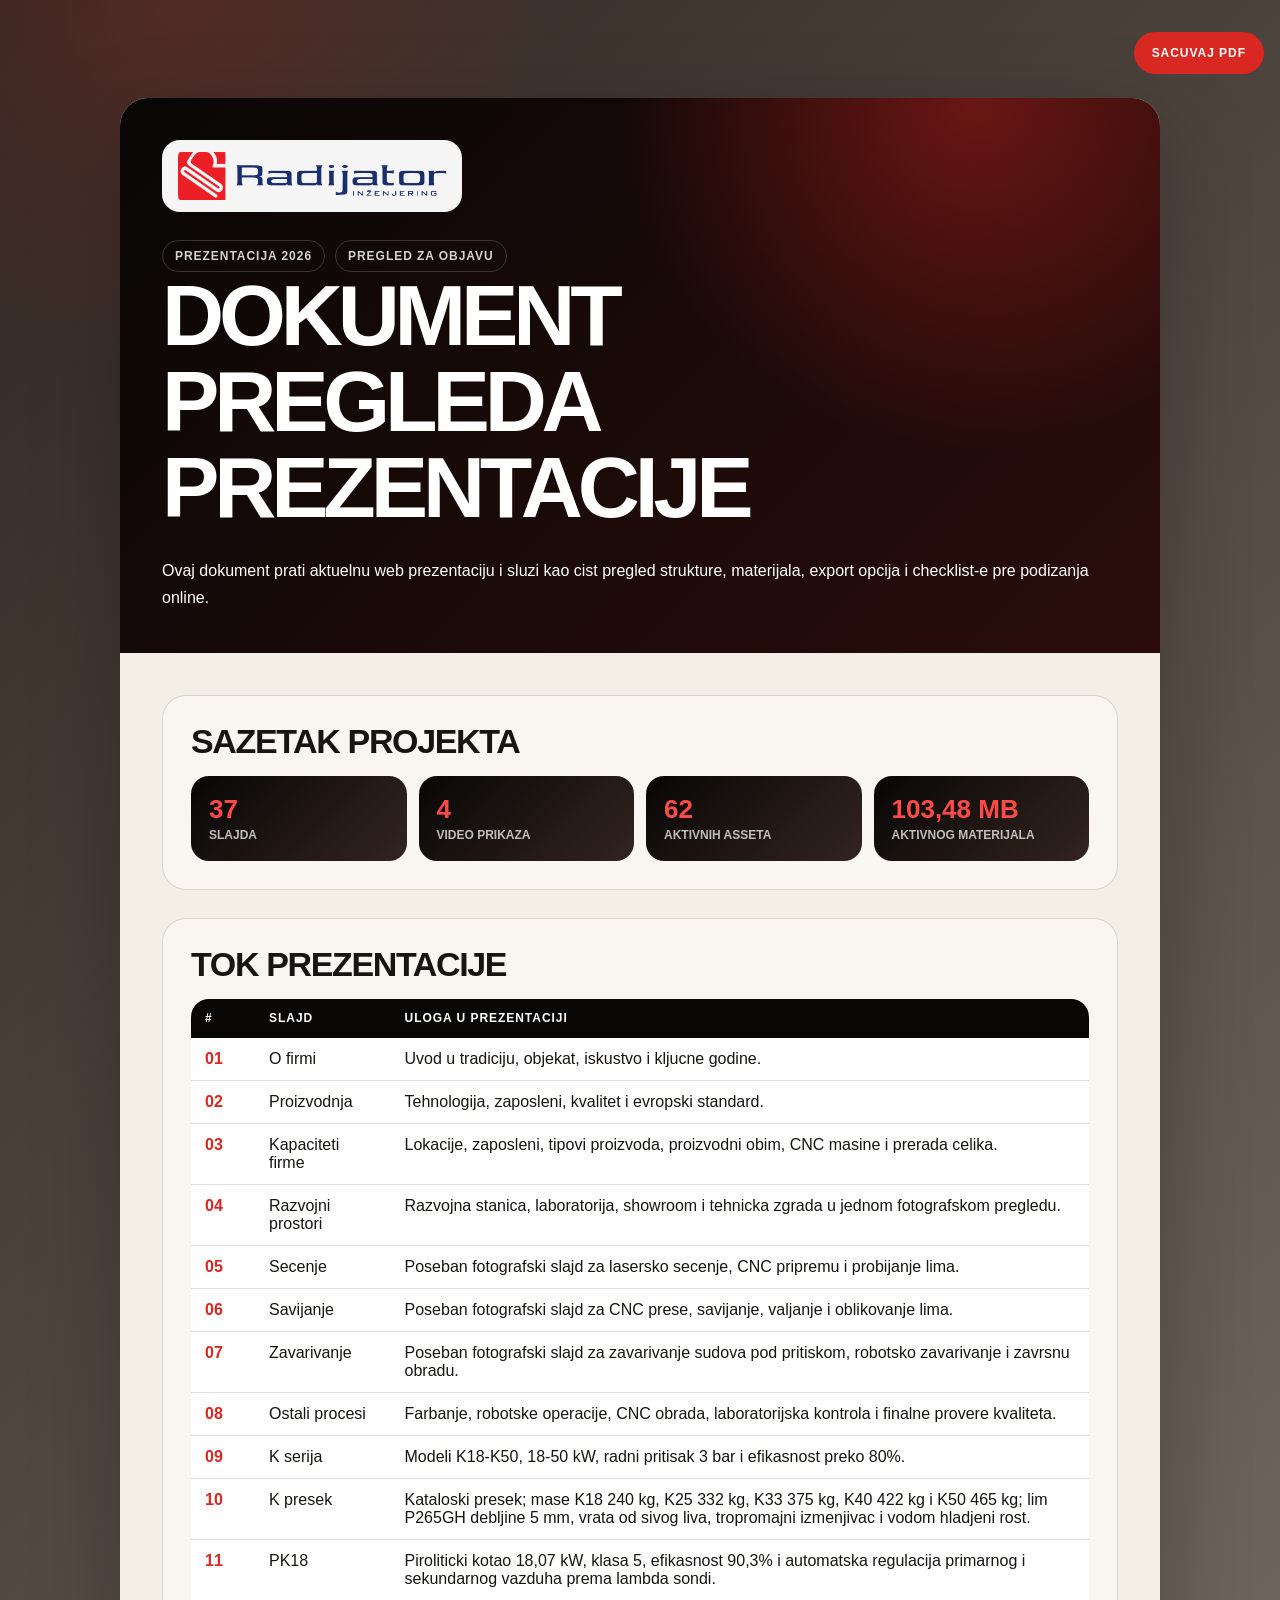
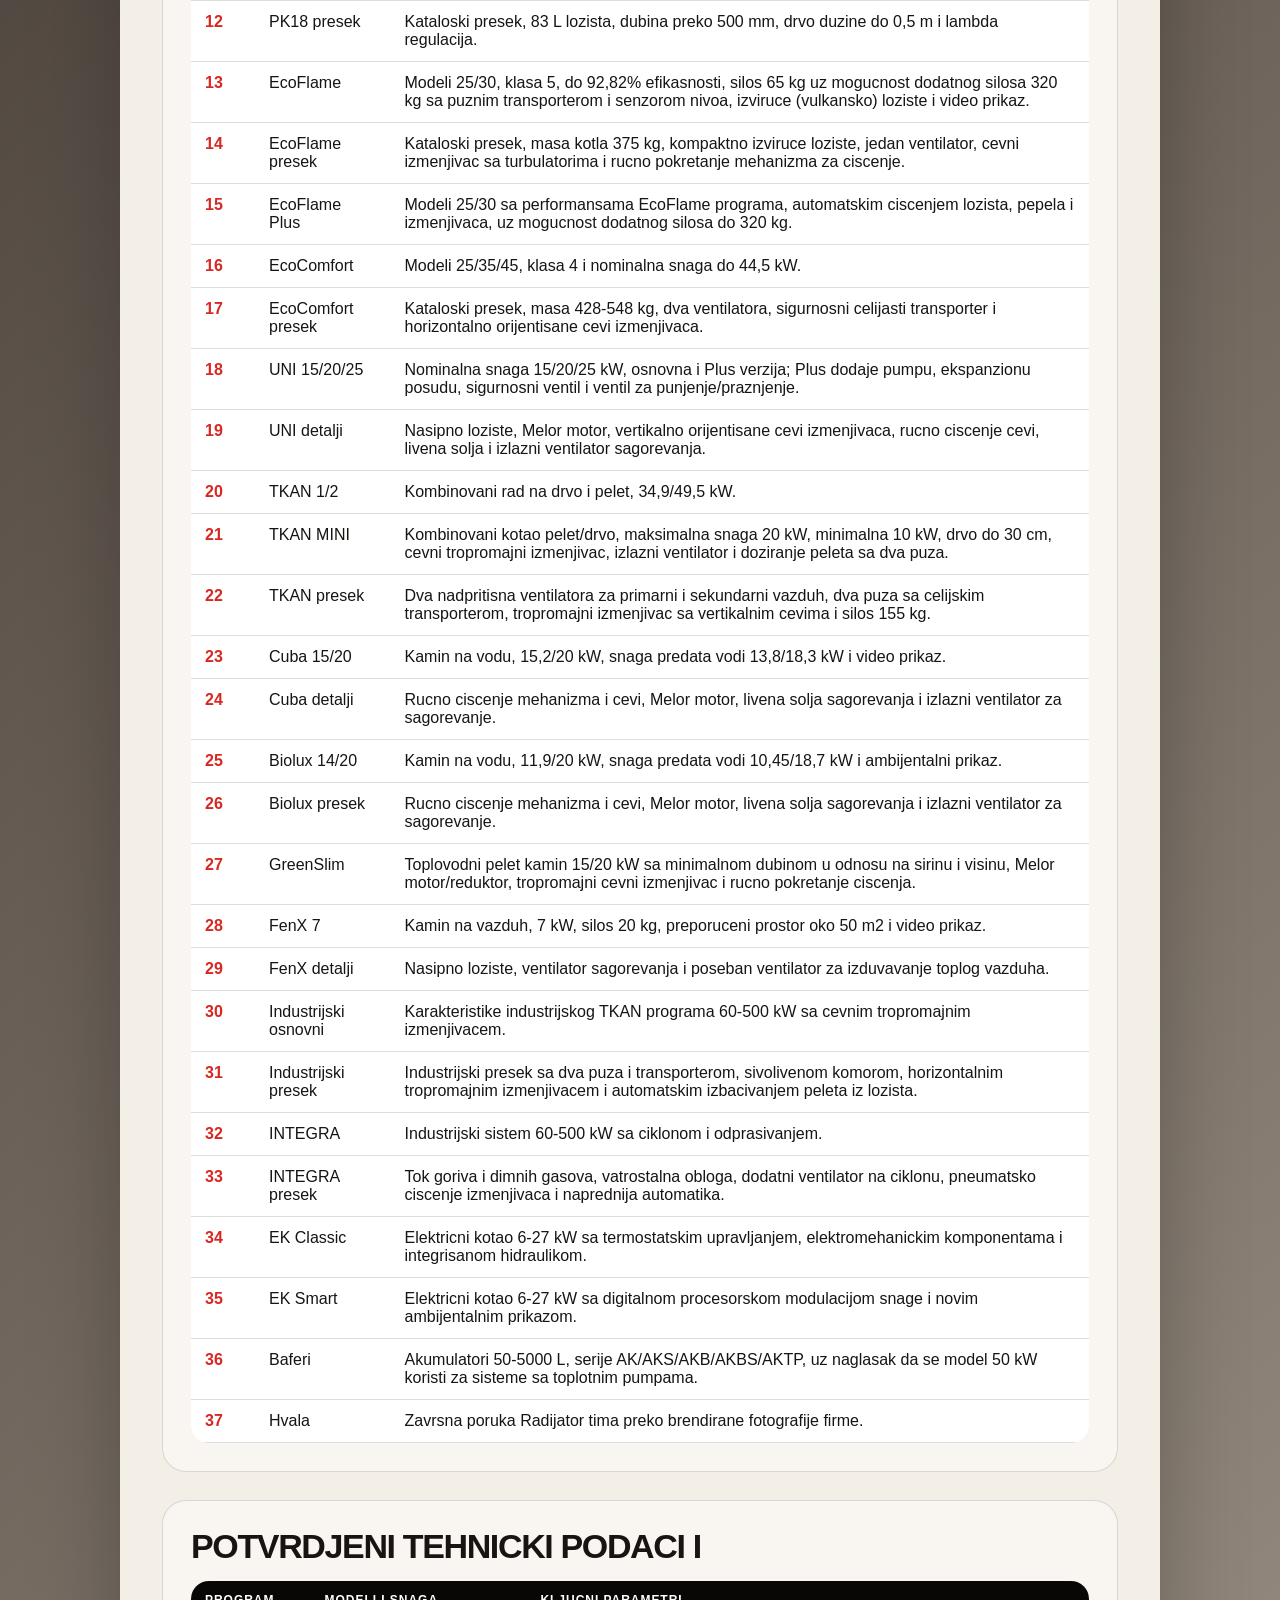
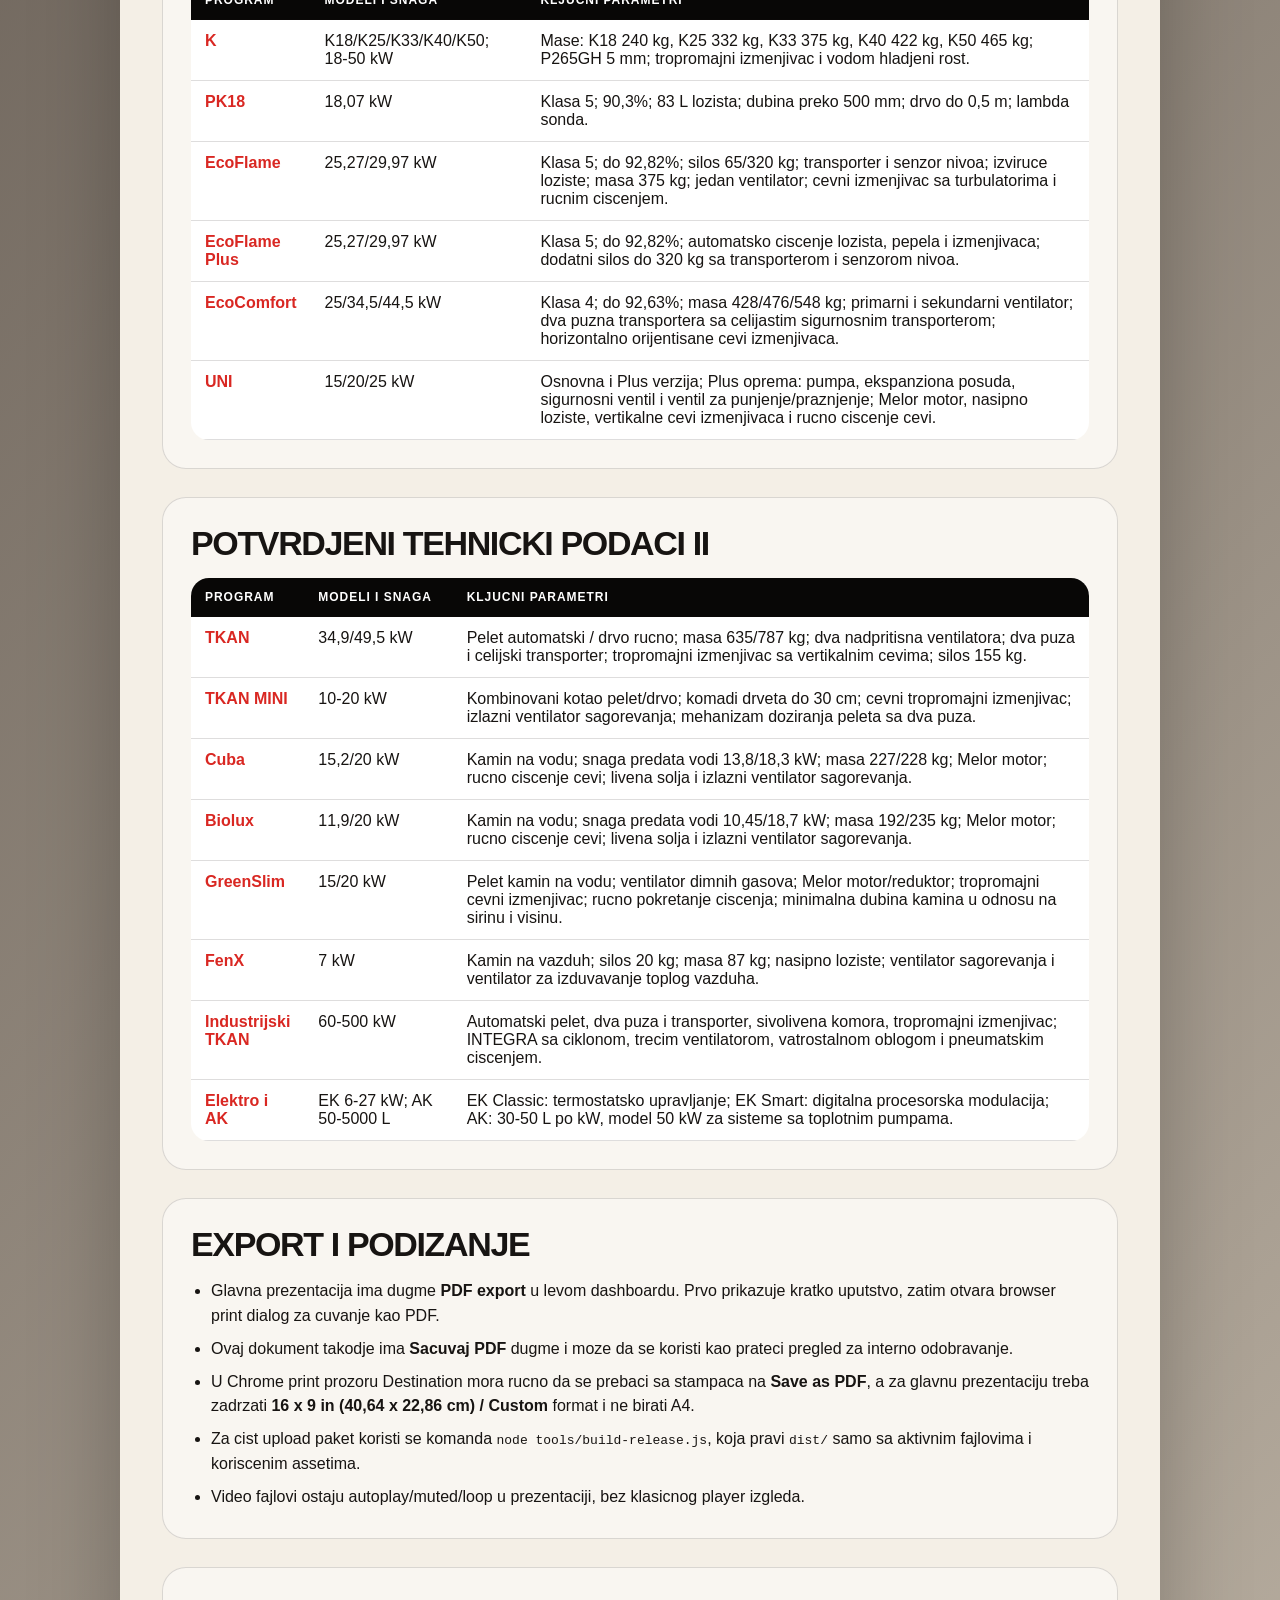
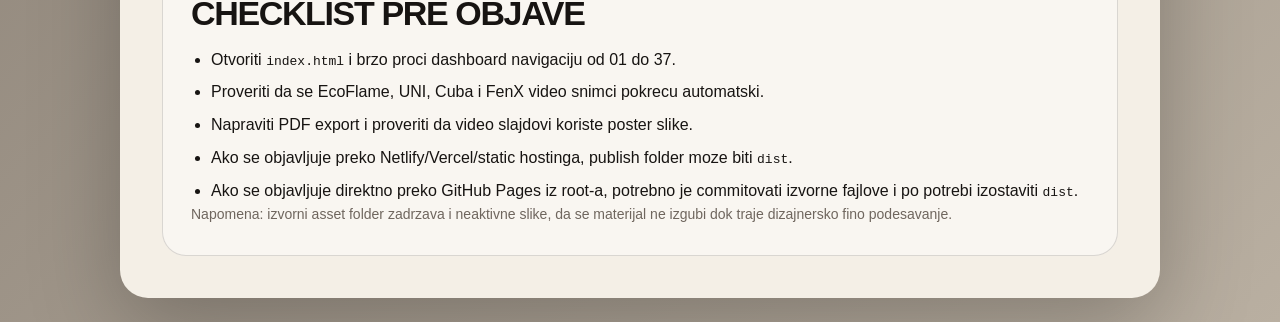
<file: exports/radijator-prezentacija-2026-dokument.html>
<!DOCTYPE html>
<html lang="sr">
  <head>
    <meta charset="UTF-8" />
    <meta name="viewport" content="width=device-width, initial-scale=1.0" />
    <title>Radijator Inzenjering | Dokument pregleda prezentacije 2026</title>
    <style>
      :root {
        --coal: #080706;
        --graphite: #171412;
        --paper: #f4efe6;
        --white: #ffffff;
        --red: #d92722;
        --muted: #6f665e;
        --line: rgba(23, 20, 18, 0.14);
      }

      * {
        box-sizing: border-box;
      }

      body {
        margin: 0;
        color: var(--graphite);
        font-family: Arial, Helvetica, sans-serif;
        background:
          radial-gradient(circle at 14% 0, rgba(217, 39, 34, 0.18), transparent 24rem),
          linear-gradient(135deg, #302722, #b9afa1);
      }

      .document {
        width: min(1040px, calc(100% - 32px));
        margin: 24px auto;
        overflow: hidden;
        border-radius: 28px;
        background: var(--paper);
        box-shadow: 0 28px 90px rgba(0, 0, 0, 0.26);
      }

      header {
        display: grid;
        gap: 28px;
        padding: 42px;
        color: var(--white);
        background:
          radial-gradient(circle at 82% 0, rgba(217, 39, 34, 0.42), transparent 22rem),
          linear-gradient(135deg, var(--coal), #2a0d0b);
      }

      header img {
        width: min(300px, 68vw);
        padding: 12px 16px;
        border-radius: 18px;
        background: rgba(255, 255, 255, 0.96);
      }

      h1,
      h2,
      h3 {
        margin: 0;
        line-height: 1;
      }

      h1 {
        max-width: 780px;
        font-size: clamp(42px, 8vw, 86px);
        text-transform: uppercase;
        letter-spacing: -0.06em;
      }

      h2 {
        margin-bottom: 18px;
        font-size: 34px;
        text-transform: uppercase;
        letter-spacing: -0.04em;
      }

      h3 {
        font-size: 18px;
        text-transform: uppercase;
      }

      p {
        margin: 0;
        line-height: 1.65;
      }

      .meta {
        display: flex;
        flex-wrap: wrap;
        gap: 10px;
      }

      .meta span,
      .pill {
        display: inline-flex;
        align-items: center;
        min-height: 32px;
        padding: 8px 12px;
        border: 1px solid rgba(255, 255, 255, 0.18);
        border-radius: 999px;
        color: rgba(255, 255, 255, 0.82);
        font-size: 12px;
        font-weight: 800;
        letter-spacing: 0.08em;
        text-transform: uppercase;
      }

      main {
        display: grid;
        gap: 28px;
        padding: 42px;
      }

      section {
        padding: 28px;
        border: 1px solid var(--line);
        border-radius: 24px;
        background: rgba(255, 255, 255, 0.46);
      }

      .facts {
        display: grid;
        grid-template-columns: repeat(4, 1fr);
        gap: 12px;
      }

      .facts article {
        padding: 18px;
        border-radius: 18px;
        color: var(--white);
        background: linear-gradient(135deg, var(--coal), #33241f);
      }

      .facts strong {
        display: block;
        color: #ff4b45;
        font-size: 26px;
      }

      .facts span {
        color: rgba(255, 255, 255, 0.72);
        font-size: 12px;
        font-weight: 700;
        text-transform: uppercase;
      }

      table {
        width: 100%;
        border-collapse: collapse;
        overflow: hidden;
        border-radius: 18px;
        background: var(--white);
      }

      th,
      td {
        padding: 12px 14px;
        border-bottom: 1px solid var(--line);
        text-align: left;
        vertical-align: top;
      }

      th {
        color: var(--white);
        background: var(--coal);
        font-size: 12px;
        letter-spacing: 0.08em;
        text-transform: uppercase;
      }

      td:first-child {
        width: 64px;
        color: var(--red);
        font-weight: 900;
      }

      ul {
        display: grid;
        gap: 8px;
        margin: 0;
        padding-left: 20px;
      }

      li {
        line-height: 1.55;
      }

      .actions {
        position: sticky;
        top: 16px;
        z-index: 5;
        display: flex;
        justify-content: flex-end;
        padding: 16px;
      }

      .actions button {
        min-height: 42px;
        padding: 0 18px;
        border: 0;
        border-radius: 999px;
        color: var(--white);
        background: var(--red);
        font-weight: 900;
        font-size: 12px;
        letter-spacing: 0.08em;
        text-transform: uppercase;
        cursor: pointer;
      }

      .note {
        color: var(--muted);
        font-size: 14px;
      }

      @page {
        size: A4;
        margin: 14mm;
      }

      @media screen and (max-width: 760px) {
        .document {
          width: 100%;
          margin: 0;
          border-radius: 0;
        }

        header,
        main {
          padding: 24px;
        }

        .facts {
          grid-template-columns: 1fr 1fr;
        }
      }

      @media print {
        body {
          background: var(--white);
          print-color-adjust: exact;
          -webkit-print-color-adjust: exact;
        }

        .document {
          width: 100%;
          margin: 0;
          border-radius: 0;
          box-shadow: none;
        }

        .actions {
          display: none;
        }

        section {
          break-inside: avoid;
        }
      }
    </style>
  </head>
  <body>
    <div class="actions"><button type="button" onclick="window.print()">Sacuvaj PDF</button></div>
    <article class="document">
      <header>
        <img src="../assets/images/radijator-logo-transparent.png" alt="Radijator Inzenjering" />
        <div>
          <div class="meta">
            <span>Prezentacija 2026</span>
            <span>Pregled za objavu</span>
          </div>
          <h1>Dokument pregleda prezentacije</h1>
        </div>
        <p>Ovaj dokument prati aktuelnu web prezentaciju i sluzi kao cist pregled strukture, materijala, export opcija i checklist-e pre podizanja online.</p>
      </header>

      <main>
        <section>
          <h2>Sazetak projekta</h2>
          <div class="facts">
            <article><strong>37</strong><span>slajda</span></article>
            <article><strong>4</strong><span>video prikaza</span></article>
            <article><strong>62</strong><span>aktivnih asseta</span></article>
            <article><strong>103,48 MB</strong><span>aktivnog materijala</span></article>
          </div>
        </section>

        <section>
          <h2>Tok prezentacije</h2>
          <table>
            <thead>
              <tr><th>#</th><th>Slajd</th><th>Uloga u prezentaciji</th></tr>
            </thead>
            <tbody>
              <tr><td>01</td><td>O firmi</td><td>Uvod u tradiciju, objekat, iskustvo i kljucne godine.</td></tr>
              <tr><td>02</td><td>Proizvodnja</td><td>Tehnologija, zaposleni, kvalitet i evropski standard.</td></tr>
              <tr><td>03</td><td>Kapaciteti firme</td><td>Lokacije, zaposleni, tipovi proizvoda, proizvodni obim, CNC masine i prerada celika.</td></tr>
              <tr><td>04</td><td>Razvojni prostori</td><td>Razvojna stanica, laboratorija, showroom i tehnicka zgrada u jednom fotografskom pregledu.</td></tr>
              <tr><td>05</td><td>Secenje</td><td>Poseban fotografski slajd za lasersko secenje, CNC pripremu i probijanje lima.</td></tr>
              <tr><td>06</td><td>Savijanje</td><td>Poseban fotografski slajd za CNC prese, savijanje, valjanje i oblikovanje lima.</td></tr>
              <tr><td>07</td><td>Zavarivanje</td><td>Poseban fotografski slajd za zavarivanje sudova pod pritiskom, robotsko zavarivanje i zavrsnu obradu.</td></tr>
              <tr><td>08</td><td>Ostali procesi</td><td>Farbanje, robotske operacije, CNC obrada, laboratorijska kontrola i finalne provere kvaliteta.</td></tr>
              <tr><td>09</td><td>K serija</td><td>Modeli K18-K50, 18-50 kW, radni pritisak 3 bar i efikasnost preko 80%.</td></tr>
              <tr><td>10</td><td>K presek</td><td>Kataloski presek; mase K18 240 kg, K25 332 kg, K33 375 kg, K40 422 kg i K50 465 kg; lim P265GH debljine 5 mm, vrata od sivog liva, tropromajni izmenjivac i vodom hladjeni rost.</td></tr>
              <tr><td>11</td><td>PK18</td><td>Piroliticki kotao 18,07 kW, klasa 5, efikasnost 90,3% i automatska regulacija primarnog i sekundarnog vazduha prema lambda sondi.</td></tr>
              <tr><td>12</td><td>PK18 presek</td><td>Kataloski presek, 83 L lozista, dubina preko 500 mm, drvo duzine do 0,5 m i lambda regulacija.</td></tr>
              <tr><td>13</td><td>EcoFlame</td><td>Modeli 25/30, klasa 5, do 92,82% efikasnosti, silos 65 kg uz mogucnost dodatnog silosa 320 kg sa puznim transporterom i senzorom nivoa, izviruce (vulkansko) loziste i video prikaz.</td></tr>
              <tr><td>14</td><td>EcoFlame presek</td><td>Kataloski presek, masa kotla 375 kg, kompaktno izviruce loziste, jedan ventilator, cevni izmenjivac sa turbulatorima i rucno pokretanje mehanizma za ciscenje.</td></tr>
              <tr><td>15</td><td>EcoFlame Plus</td><td>Modeli 25/30 sa performansama EcoFlame programa, automatskim ciscenjem lozista, pepela i izmenjivaca, uz mogucnost dodatnog silosa do 320 kg.</td></tr>
              <tr><td>16</td><td>EcoComfort</td><td>Modeli 25/35/45, klasa 4 i nominalna snaga do 44,5 kW.</td></tr>
              <tr><td>17</td><td>EcoComfort presek</td><td>Kataloski presek, masa 428-548 kg, dva ventilatora, sigurnosni celijasti transporter i horizontalno orijentisane cevi izmenjivaca.</td></tr>
              <tr><td>18</td><td>UNI 15/20/25</td><td>Nominalna snaga 15/20/25 kW, osnovna i Plus verzija; Plus dodaje pumpu, ekspanzionu posudu, sigurnosni ventil i ventil za punjenje/praznjenje.</td></tr>
              <tr><td>19</td><td>UNI detalji</td><td>Nasipno loziste, Melor motor, vertikalno orijentisane cevi izmenjivaca, rucno ciscenje cevi, livena solja i izlazni ventilator sagorevanja.</td></tr>
              <tr><td>20</td><td>TKAN 1/2</td><td>Kombinovani rad na drvo i pelet, 34,9/49,5 kW.</td></tr>
              <tr><td>21</td><td>TKAN MINI</td><td>Kombinovani kotao pelet/drvo, maksimalna snaga 20 kW, minimalna 10 kW, drvo do 30 cm, cevni tropromajni izmenjivac, izlazni ventilator i doziranje peleta sa dva puza.</td></tr>
              <tr><td>22</td><td>TKAN presek</td><td>Dva nadpritisna ventilatora za primarni i sekundarni vazduh, dva puza sa celijskim transporterom, tropromajni izmenjivac sa vertikalnim cevima i silos 155 kg.</td></tr>
              <tr><td>23</td><td>Cuba 15/20</td><td>Kamin na vodu, 15,2/20 kW, snaga predata vodi 13,8/18,3 kW i video prikaz.</td></tr>
              <tr><td>24</td><td>Cuba detalji</td><td>Rucno ciscenje mehanizma i cevi, Melor motor, livena solja sagorevanja i izlazni ventilator za sagorevanje.</td></tr>
              <tr><td>25</td><td>Biolux 14/20</td><td>Kamin na vodu, 11,9/20 kW, snaga predata vodi 10,45/18,7 kW i ambijentalni prikaz.</td></tr>
              <tr><td>26</td><td>Biolux presek</td><td>Rucno ciscenje mehanizma i cevi, Melor motor, livena solja sagorevanja i izlazni ventilator za sagorevanje.</td></tr>
              <tr><td>27</td><td>GreenSlim</td><td>Toplovodni pelet kamin 15/20 kW sa minimalnom dubinom u odnosu na sirinu i visinu, Melor motor/reduktor, tropromajni cevni izmenjivac i rucno pokretanje ciscenja.</td></tr>
              <tr><td>28</td><td>FenX 7</td><td>Kamin na vazduh, 7 kW, silos 20 kg, preporuceni prostor oko 50 m2 i video prikaz.</td></tr>
              <tr><td>29</td><td>FenX detalji</td><td>Nasipno loziste, ventilator sagorevanja i poseban ventilator za izduvavanje toplog vazduha.</td></tr>
              <tr><td>30</td><td>Industrijski osnovni</td><td>Karakteristike industrijskog TKAN programa 60-500 kW sa cevnim tropromajnim izmenjivacem.</td></tr>
              <tr><td>31</td><td>Industrijski presek</td><td>Industrijski presek sa dva puza i transporterom, sivolivenom komorom, horizontalnim tropromajnim izmenjivacem i automatskim izbacivanjem peleta iz lozista.</td></tr>
              <tr><td>32</td><td>INTEGRA</td><td>Industrijski sistem 60-500 kW sa ciklonom i odprasivanjem.</td></tr>
              <tr><td>33</td><td>INTEGRA presek</td><td>Tok goriva i dimnih gasova, vatrostalna obloga, dodatni ventilator na ciklonu, pneumatsko ciscenje izmenjivaca i naprednija automatika.</td></tr>
              <tr><td>34</td><td>EK Classic</td><td>Elektricni kotao 6-27 kW sa termostatskim upravljanjem, elektromehanickim komponentama i integrisanom hidraulikom.</td></tr>
              <tr><td>35</td><td>EK Smart</td><td>Elektricni kotao 6-27 kW sa digitalnom procesorskom modulacijom snage i novim ambijentalnim prikazom.</td></tr>
              <tr><td>36</td><td>Baferi</td><td>Akumulatori 50-5000 L, serije AK/AKS/AKB/AKBS/AKTP, uz naglasak da se model 50 kW koristi za sisteme sa toplotnim pumpama.</td></tr>
              <tr><td>37</td><td>Hvala</td><td>Zavrsna poruka Radijator tima preko brendirane fotografije firme.</td></tr>
            </tbody>
          </table>
        </section>

        <section>
          <h2>Potvrdjeni tehnicki podaci I</h2>
          <table>
            <thead><tr><th>Program</th><th>Modeli i snaga</th><th>Kljucni parametri</th></tr></thead>
            <tbody>
              <tr><td>K</td><td>K18/K25/K33/K40/K50; 18-50 kW</td><td>Mase: K18 240 kg, K25 332 kg, K33 375 kg, K40 422 kg, K50 465 kg; P265GH 5 mm; tropromajni izmenjivac i vodom hladjeni rost.</td></tr>
              <tr><td>PK18</td><td>18,07 kW</td><td>Klasa 5; 90,3%; 83 L lozista; dubina preko 500 mm; drvo do 0,5 m; lambda sonda.</td></tr>
              <tr><td>EcoFlame</td><td>25,27/29,97 kW</td><td>Klasa 5; do 92,82%; silos 65/320 kg; transporter i senzor nivoa; izviruce loziste; masa 375 kg; jedan ventilator; cevni izmenjivac sa turbulatorima i rucnim ciscenjem.</td></tr>
              <tr><td>EcoFlame Plus</td><td>25,27/29,97 kW</td><td>Klasa 5; do 92,82%; automatsko ciscenje lozista, pepela i izmenjivaca; dodatni silos do 320 kg sa transporterom i senzorom nivoa.</td></tr>
              <tr><td>EcoComfort</td><td>25/34,5/44,5 kW</td><td>Klasa 4; do 92,63%; masa 428/476/548 kg; primarni i sekundarni ventilator; dva puzna transportera sa celijastim sigurnosnim transporterom; horizontalno orijentisane cevi izmenjivaca.</td></tr>
              <tr><td>UNI</td><td>15/20/25 kW</td><td>Osnovna i Plus verzija; Plus oprema: pumpa, ekspanziona posuda, sigurnosni ventil i ventil za punjenje/praznjenje; Melor motor, nasipno loziste, vertikalne cevi izmenjivaca i rucno ciscenje cevi.</td></tr>
            </tbody>
          </table>
        </section>

        <section>
          <h2>Potvrdjeni tehnicki podaci II</h2>
          <table>
            <thead><tr><th>Program</th><th>Modeli i snaga</th><th>Kljucni parametri</th></tr></thead>
            <tbody>
              <tr><td>TKAN</td><td>34,9/49,5 kW</td><td>Pelet automatski / drvo rucno; masa 635/787 kg; dva nadpritisna ventilatora; dva puza i celijski transporter; tropromajni izmenjivac sa vertikalnim cevima; silos 155 kg.</td></tr>
              <tr><td>TKAN MINI</td><td>10-20 kW</td><td>Kombinovani kotao pelet/drvo; komadi drveta do 30 cm; cevni tropromajni izmenjivac; izlazni ventilator sagorevanja; mehanizam doziranja peleta sa dva puza.</td></tr>
              <tr><td>Cuba</td><td>15,2/20 kW</td><td>Kamin na vodu; snaga predata vodi 13,8/18,3 kW; masa 227/228 kg; Melor motor; rucno ciscenje cevi; livena solja i izlazni ventilator sagorevanja.</td></tr>
              <tr><td>Biolux</td><td>11,9/20 kW</td><td>Kamin na vodu; snaga predata vodi 10,45/18,7 kW; masa 192/235 kg; Melor motor; rucno ciscenje cevi; livena solja i izlazni ventilator sagorevanja.</td></tr>
              <tr><td>GreenSlim</td><td>15/20 kW</td><td>Pelet kamin na vodu; ventilator dimnih gasova; Melor motor/reduktor; tropromajni cevni izmenjivac; rucno pokretanje ciscenja; minimalna dubina kamina u odnosu na sirinu i visinu.</td></tr>
              <tr><td>FenX</td><td>7 kW</td><td>Kamin na vazduh; silos 20 kg; masa 87 kg; nasipno loziste; ventilator sagorevanja i ventilator za izduvavanje toplog vazduha.</td></tr>
              <tr><td>Industrijski TKAN</td><td>60-500 kW</td><td>Automatski pelet, dva puza i transporter, sivolivena komora, tropromajni izmenjivac; INTEGRA sa ciklonom, trecim ventilatorom, vatrostalnom oblogom i pneumatskim ciscenjem.</td></tr>
              <tr><td>Elektro i AK</td><td>EK 6-27 kW; AK 50-5000 L</td><td>EK Classic: termostatsko upravljanje; EK Smart: digitalna procesorska modulacija; AK: 30-50 L po kW, model 50 kW za sisteme sa toplotnim pumpama.</td></tr>
            </tbody>
          </table>
        </section>

        <section>
          <h2>Export i podizanje</h2>
          <ul>
            <li>Glavna prezentacija ima dugme <strong>PDF export</strong> u levom dashboardu. Prvo prikazuje kratko uputstvo, zatim otvara browser print dialog za cuvanje kao PDF.</li>
            <li>Ovaj dokument takodje ima <strong>Sacuvaj PDF</strong> dugme i moze da se koristi kao prateci pregled za interno odobravanje.</li>
            <li>U Chrome print prozoru Destination mora rucno da se prebaci sa stampaca na <strong>Save as PDF</strong>, a za glavnu prezentaciju treba zadrzati <strong>16 x 9 in (40,64 x 22,86 cm) / Custom</strong> format i ne birati A4.</li>
            <li>Za cist upload paket koristi se komanda <code>node tools/build-release.js</code>, koja pravi <code>dist/</code> samo sa aktivnim fajlovima i koriscenim assetima.</li>
            <li>Video fajlovi ostaju autoplay/muted/loop u prezentaciji, bez klasicnog player izgleda.</li>
          </ul>
        </section>

        <section>
          <h2>Checklist pre objave</h2>
          <ul>
            <li>Otvoriti <code>index.html</code> i brzo proci dashboard navigaciju od 01 do 37.</li>
            <li>Proveriti da se EcoFlame, UNI, Cuba i FenX video snimci pokrecu automatski.</li>
            <li>Napraviti PDF export i proveriti da video slajdovi koriste poster slike.</li>
            <li>Ako se objavljuje preko Netlify/Vercel/static hostinga, publish folder moze biti <code>dist</code>.</li>
            <li>Ako se objavljuje direktno preko GitHub Pages iz root-a, potrebno je commitovati izvorne fajlove i po potrebi izostaviti <code>dist</code>.</li>
          </ul>
          <p class="note">Napomena: izvorni asset folder zadrzava i neaktivne slike, da se materijal ne izgubi dok traje dizajnersko fino podesavanje.</p>
        </section>
      </main>
    </article>
  </body>
</html>
</file>
